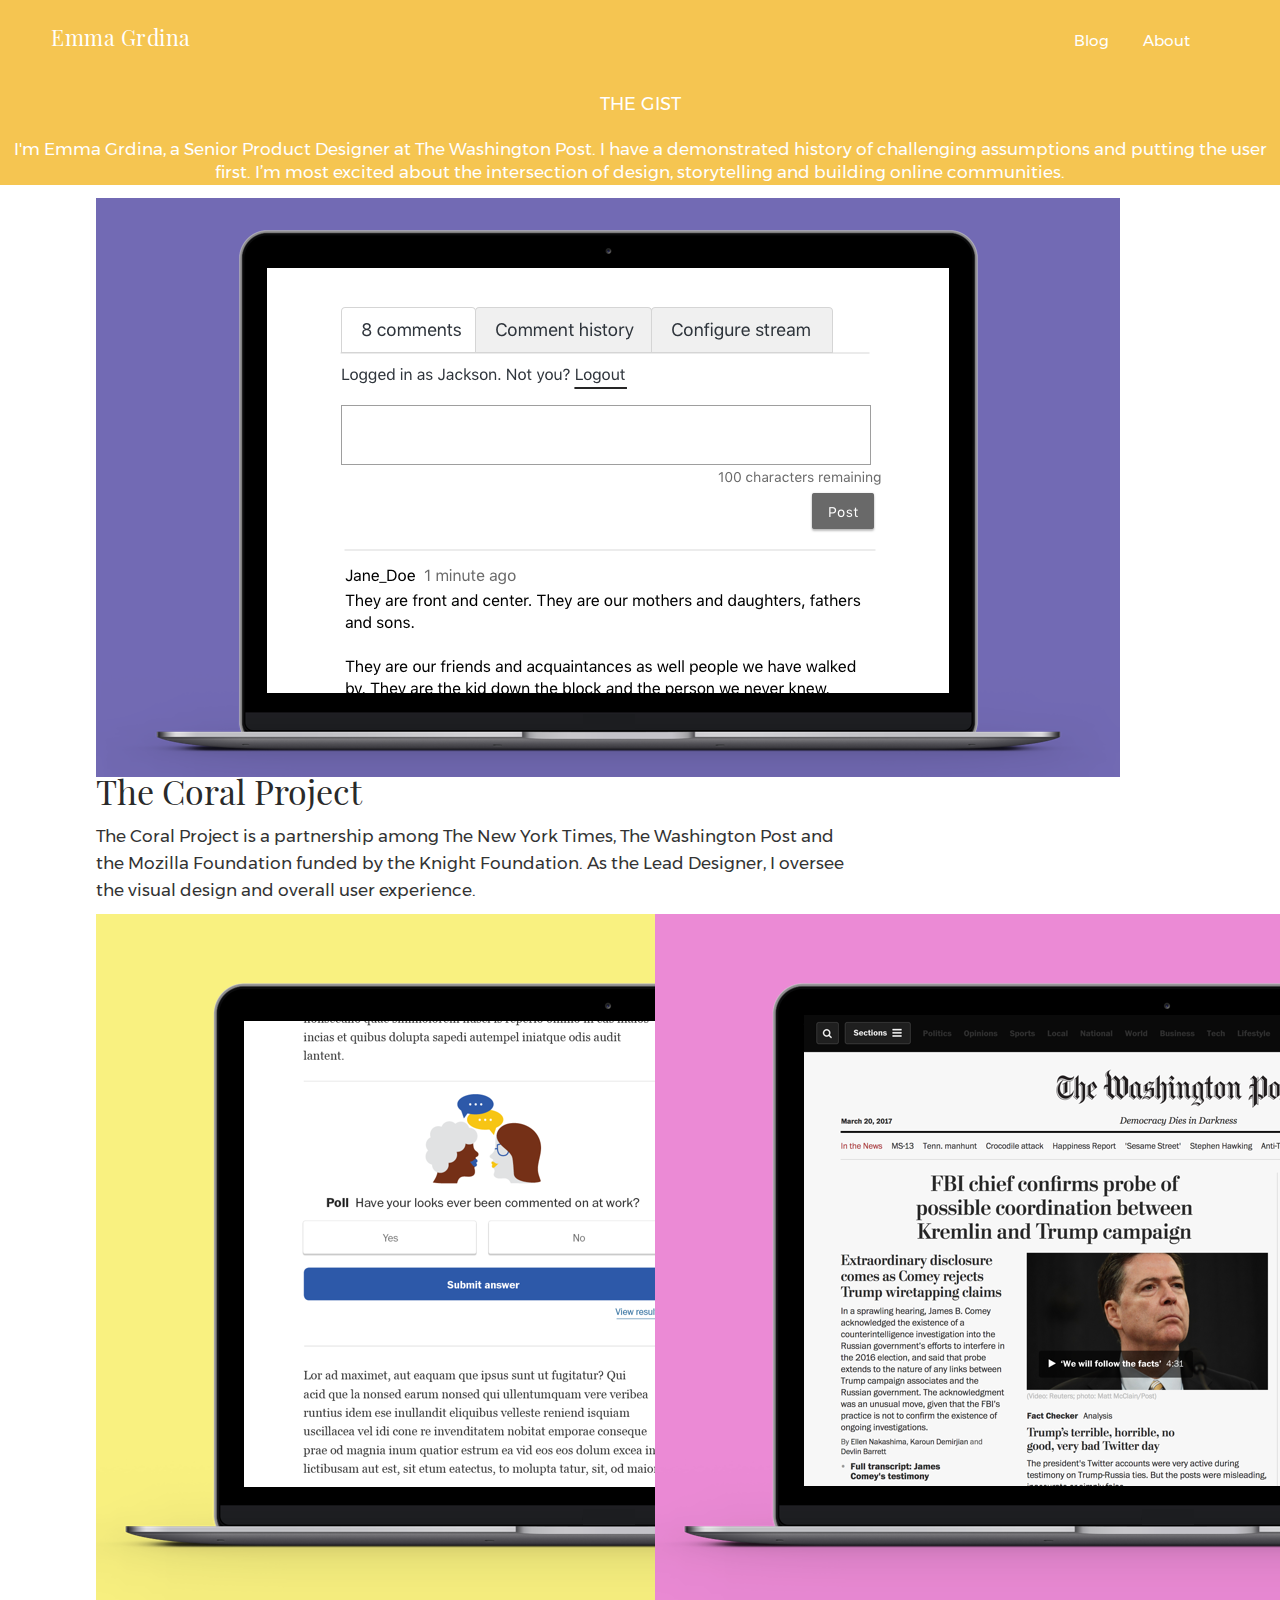
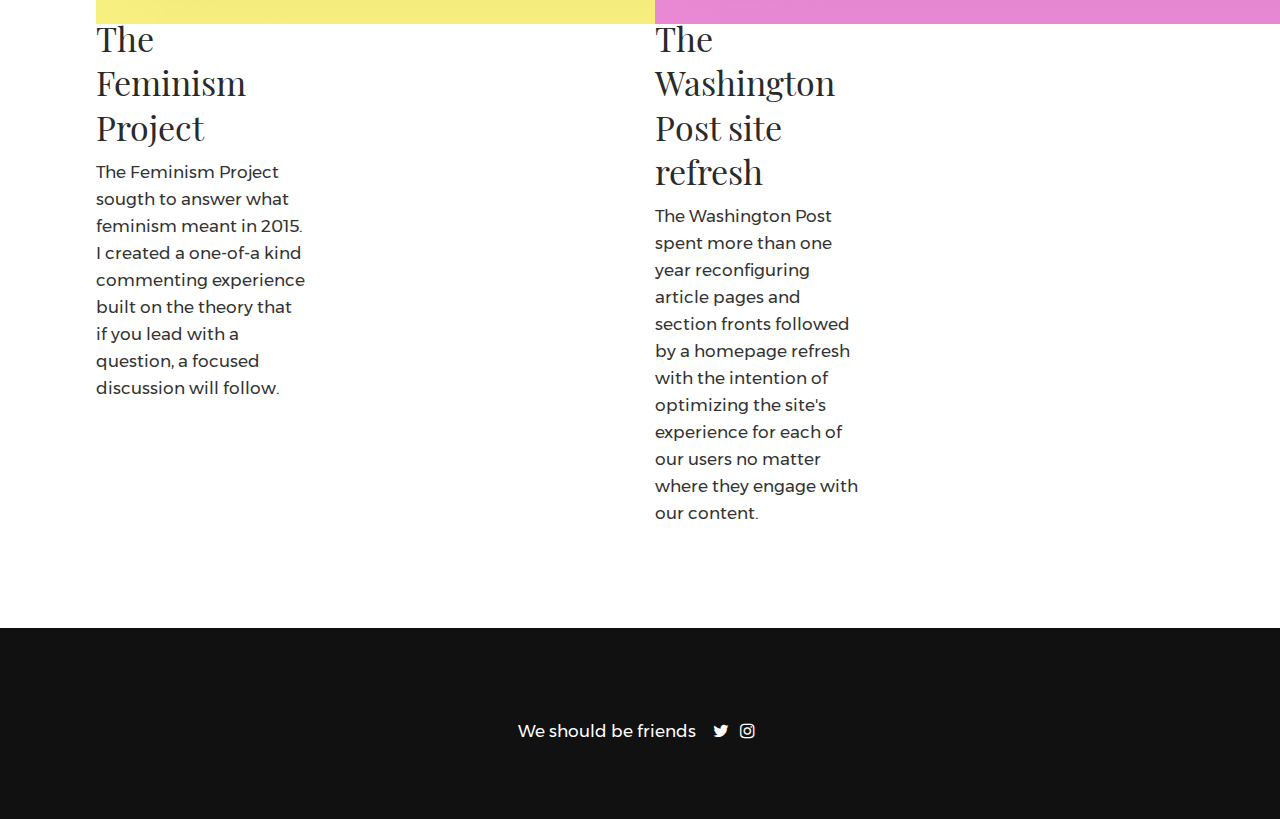
<file: index.html>
<!DOCTYPE html>
<html lang=en class="index">
<head>
    <meta charset=utf-8 />
    <!-- Latest compiled and minified CSS -->
    <link rel="stylesheet" href="https://maxcdn.bootstrapcdn.com/bootstrap/3.3.7/css/bootstrap.min.css" integrity="sha384-BVYiiSIFeK1dGmJRAkycuHAHRg32OmUcww7on3RYdg4Va+PmSTsz/K68vbdEjh4u" crossorigin="anonymous">

    <link rel="stylesheet" href="style.css">
    <link rel="stylesheet" href="font-awesome-4.7.0/css/font-awesome.min.css">
    <link rel="stylesheet" href="https://fonts.googleapis.com/css?family=Karma|Raleway:500">

</head>

<body>
<div class="top-nav"> 
    <div class="logo">
        <h2><a href="index.html">Emma Grdina</a></h2>
    </div>
    <ul class="nav-links"> 
      <li><a target="_blank" href="https://emmagracegrdina.com/">Blog</a></li>
      <li><a href="about.html">About</a></li>
    </ul>
</div>

<div class="tldr">    
    <h5>THE GIST</h5>
        <h4>I'm Emma Grdina, a Senior Product Designer at The Washington Post. I have a demonstrated history of challenging assumptions and putting the user first. I’m most excited about the intersection of design, storytelling and building online communities.</h2>
</div>

<div class="projects">

    <div class="project-wide">
        <img src="images/The-Coral-Project-promo.png" alt="The Coral Project" />
        <div class="project-copy">
            <h3><a href="project.html">The Coral Project</a></h3>
            <p>The Coral Project is a partnership among The New York Times, The Washington Post and the Mozilla Foundation funded by the Knight Foundation. As the Lead Designer, I oversee the visual design and overall user experience.</p>
        </div>
    </div>
    <div class="row clearfix">
        <div class="col-xs-6">
            <div class="project-thin project-thin-2">
                <img src="images/The-Feminism-Project-promo.png" alt="The Feminism Project" />
                <div class="project-copy">
                    <h3>The Feminism Project</h3>
                    <p>The Feminism Project sougth to answer what feminism meant in 2015. I created a one-of-a kind commenting experience built on the theory that if you lead with a question, a focused discussion will follow.</p>
                </div>
            </div>
        </div>
        <div class="col-xs-6">
            <div class="project-thin project-thin-3">
                <img src="images/The-WAPO-Refresh-promo.png" alt="The Washington Post site refresh">
                <div class="project-copy">
                    <h3>The Washington Post site refresh</h3>
                    <p>The Washington Post spent more than one year reconfiguring article pages and section fronts followed by a homepage refresh with the intention of optimizing the site's experience for each of our users no matter where they engage with our content.</p>
                </div>
            </div>
        </div>
    </div>
</div>

<div class="footer-social">
    <h4>We should be friends</h4>
    <ul>    
        <li>
            <a href="http://www.twitter.com/egrdina">
                <i class="fa fa-twitter" aria-hidden="true"></i>
            </a>
        </li>
        <li>
            <a href="http://www.instagram.com/emmagracegrdina">
                <i class="fa fa-instagram" aria-hidden="true"></i>
            </a>
        </li>
    </ul>
</div>

</body>
</html>
</file>
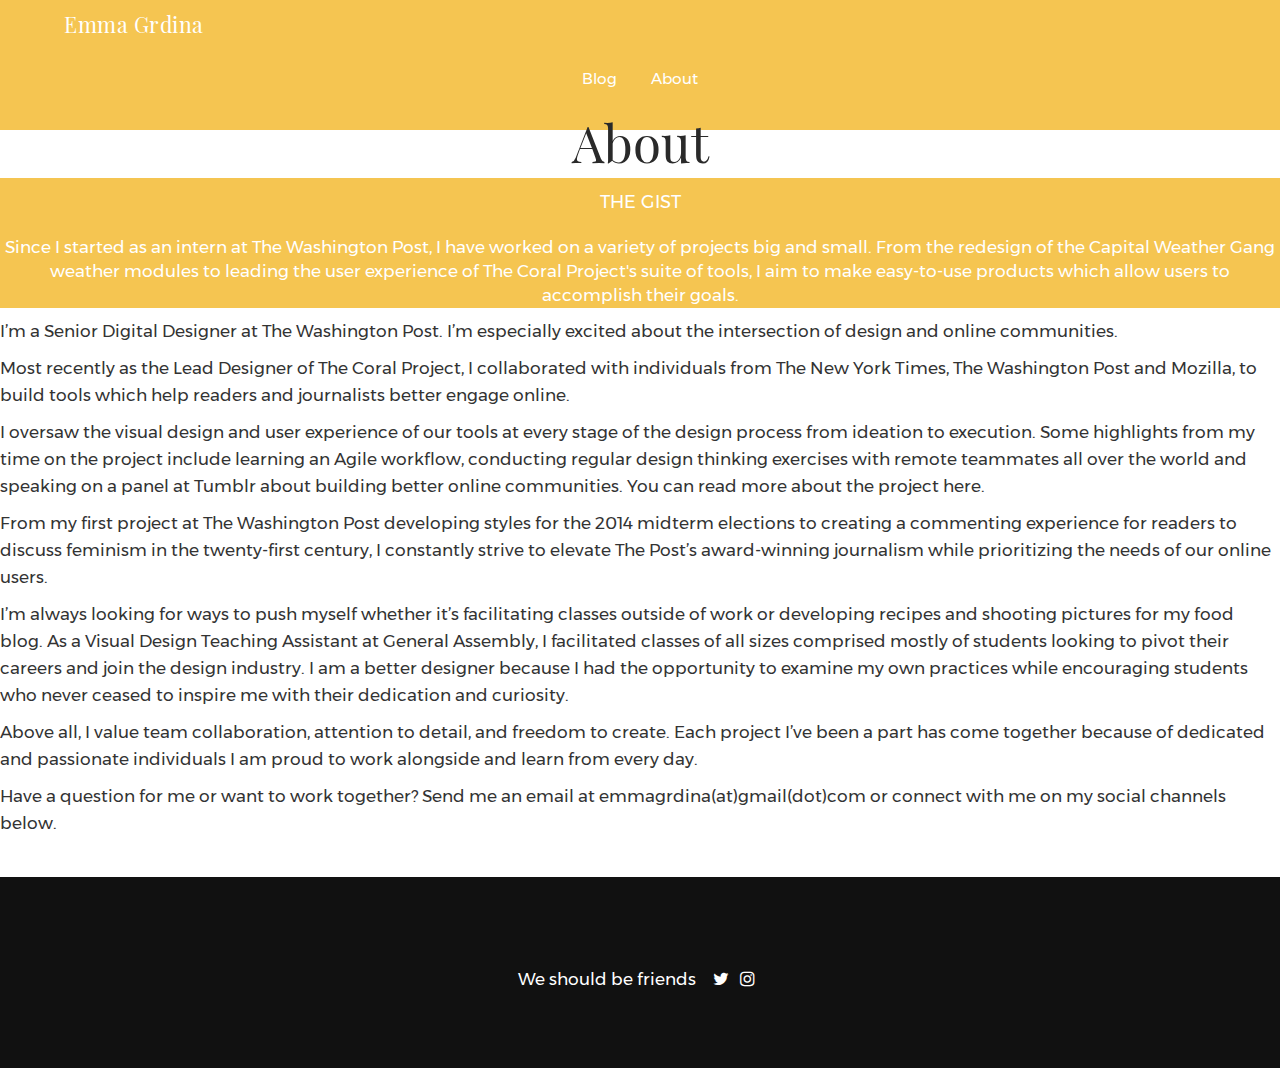
<file: about.html>
<!DOCTYPE html>
<html lang=en class="project-page">
<head>
    <meta charset=utf-8 />
    <!-- Latest compiled and minified CSS -->
    <link rel="stylesheet" href="https://maxcdn.bootstrapcdn.com/bootstrap/3.3.7/css/bootstrap.min.css" integrity="sha384-BVYiiSIFeK1dGmJRAkycuHAHRg32OmUcww7on3RYdg4Va+PmSTsz/K68vbdEjh4u" crossorigin="anonymous">

    <link rel="stylesheet" href="style.css">
    <link rel="stylesheet" href="font-awesome-4.7.0/css/font-awesome.min.css">
    <link rel="stylesheet" href="https://fonts.googleapis.com/css?family=Karma|Raleway:500">

</head>

<body>
<div class="project top-nav">
    <div class="logo">
        <h2><a href="index.html">Emma Grdina</a></h2>
    </div>   
    <ul class="nav-links"> 
      <li><a target="_blank" href="https://emmagracegrdina.com/">Blog</a></li>
      <li><a href="about.html">About</a></li>
    </ul>
</div>

<div class="project-header">
  <h1>About</h1>
</div>

<div class="tldr">
  <h5>THE GIST</h5>
  <h4>Since I started as an intern at The Washington Post, I have worked on a variety of projects big and small. From the redesign of the Capital Weather Gang weather modules to leading the user experience of The Coral Project's suite of tools, I aim to make easy-to-use products which allow users to accomplish their goals.</h4>
</div>

<div class="project-body">
  <p class="drop-cap Coral">I’m a Senior Digital Designer at The Washington Post. I’m especially excited about the intersection of design and online communities.</p> 

  <p>Most recently as the Lead Designer of The Coral Project, I collaborated with individuals from The New York Times, The Washington Post and Mozilla, to build tools which help readers and journalists better engage online.</p>

  <p>I oversaw the visual design and user experience of our tools at every stage of the design process from ideation to execution. Some highlights from my time on the project include learning an Agile workflow, conducting regular design thinking exercises with remote teammates all over the world and speaking on a panel at Tumblr about building better online communities. You can read more about the project here.</p> 

  <p>From my first project at The Washington Post developing styles for the 2014 midterm elections to creating a commenting experience for readers to discuss feminism in the twenty-first century, I constantly strive to elevate The Post’s award-winning journalism while prioritizing the needs of our online users.</p>

  <p>I’m always looking for ways to push myself whether it’s facilitating classes outside of work or developing recipes and shooting pictures for my food blog. As a Visual Design Teaching Assistant at General Assembly, I facilitated classes of all sizes comprised mostly of students looking to pivot their careers and join the design industry. I am a better designer because I had the opportunity to examine my own practices while encouraging students who never ceased to inspire me with their dedication and curiosity.</p> 

  <p>Above all, I value team collaboration, attention to detail, and freedom to create. Each project I’ve been a part has come together because of dedicated and passionate individuals I am proud to work alongside and learn from every day.</p> 

  <p>Have a question for me or want to work together? Send me an email at emmagrdina(at)gmail(dot)com or connect with me on my social channels below.</p>

</div>

<div class="footer-social">
    <h4>We should be friends</h4>
    <ul>    
        <li>
            <a href="http://www.twitter.com/egrdina">
                <i class="fa fa-twitter" aria-hidden="true"></i>
            </a>
        </li>
        <li>
            <a href="http://www.instagram.com/emmagracegrdina">
                <i class="fa fa-instagram" aria-hidden="true"></i>
            </a>
        </li>
    </ul>
</div>

</body>
</html>
</file>
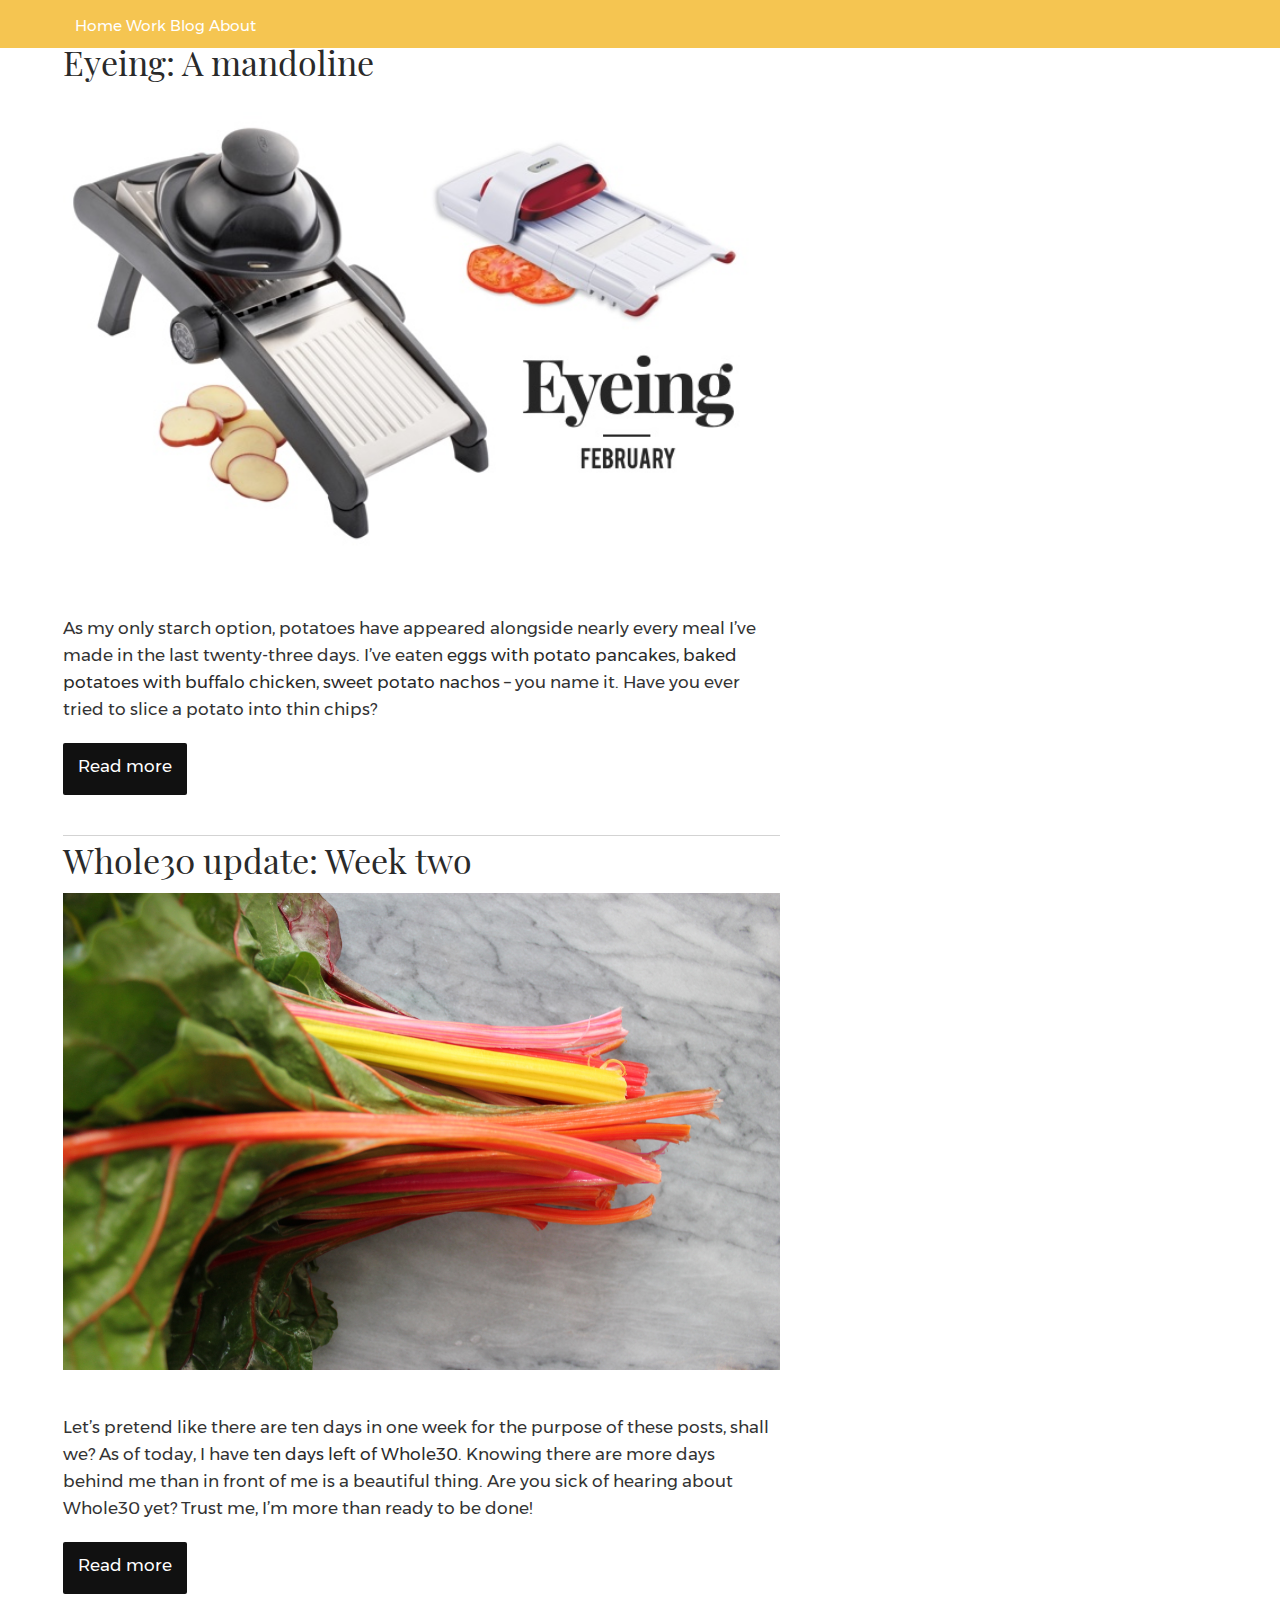
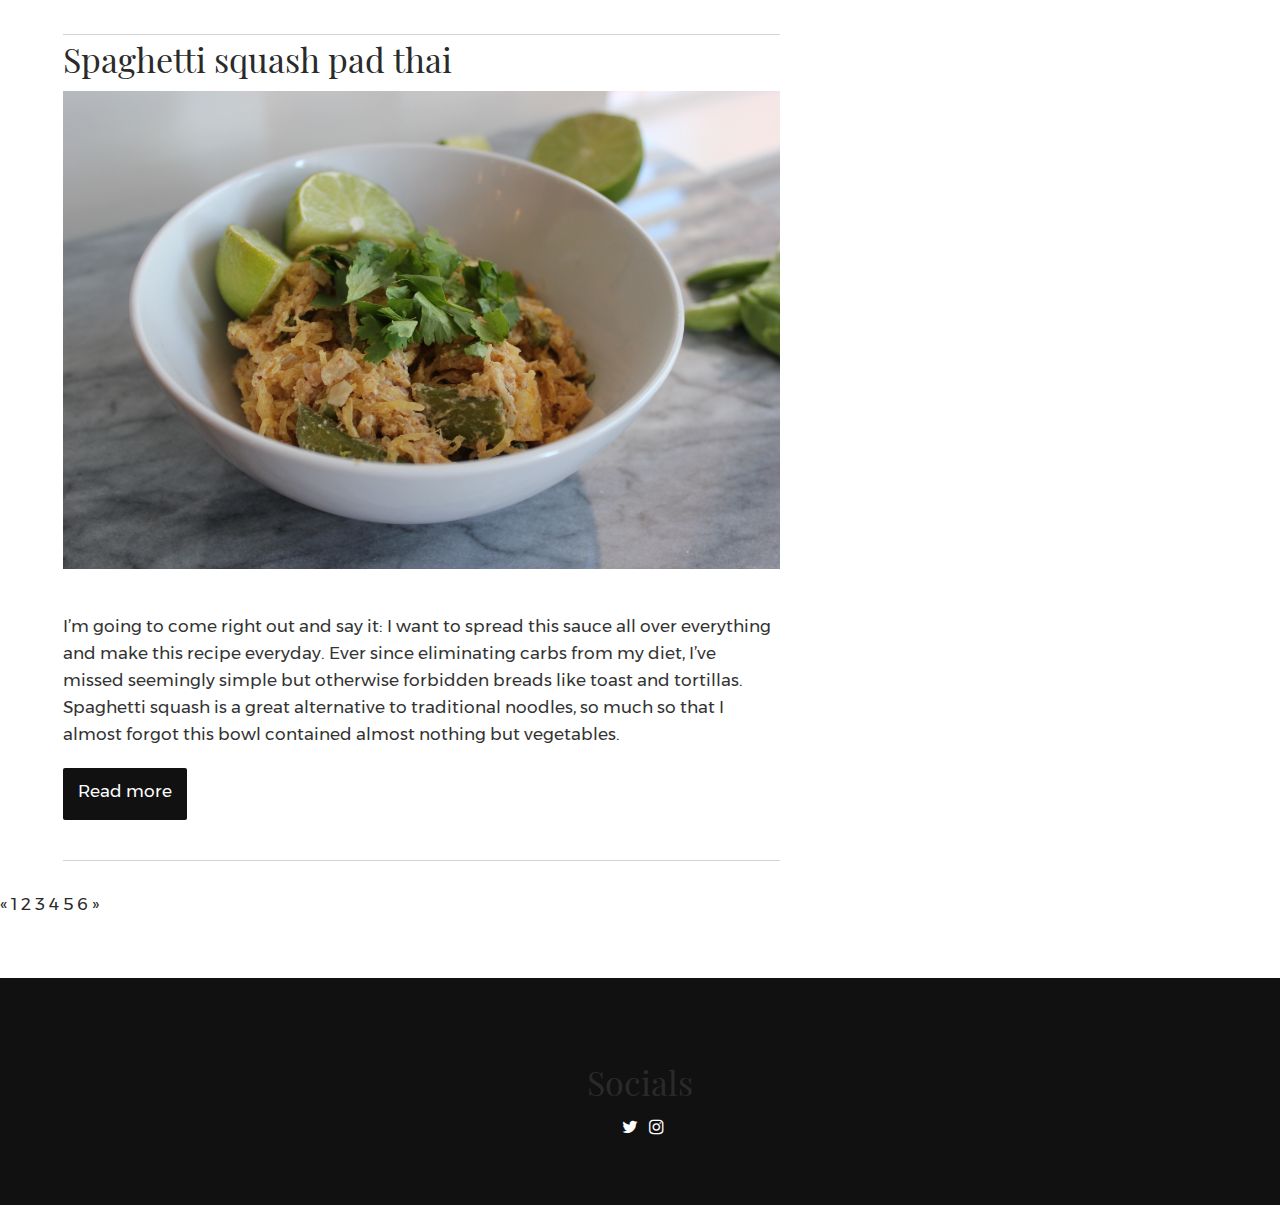
<file: blog.html>
<!DOCTYPE html>
<html lang=en>
<head>
    <meta charset=utf-8 />
    <!-- Latest compiled and minified CSS -->
    <link rel="stylesheet" href="https://maxcdn.bootstrapcdn.com/bootstrap/3.3.7/css/bootstrap.min.css" integrity="sha384-BVYiiSIFeK1dGmJRAkycuHAHRg32OmUcww7on3RYdg4Va+PmSTsz/K68vbdEjh4u" crossorigin="anonymous">

    <link rel="stylesheet" href="style.css">
    <link rel="stylesheet" href="font-awesome-4.7.0/css/font-awesome.min.css">

</head>

<body>
<div class="top-nav">   
    <ul> 
      <li><a href="index.html">Home</a></li>
      <li><a href="/work/">Work</a></li>
      <li><a href="blog.html">Blog</a></li>
      <li><a href="/about/">About</a></li>
    </ul>
</div>

<div class="row">
    <div class="col-md-8">
        <div class="articles">  
            <div class="post-teaser"> 
                <h3 class="post-title"><a href="https://emmagracegrdina.com/2017/02/17/eyeing-a-mandoline/" title="Permalink to Eyeing: A mandoline" rel="bookmark">Eyeing: A mandoline</a>
                </h3>
                <img src="images/Eyeing-February.jpg" />       
                    <div class="entry-date">
                        <h4>February 17, 2017</h4>
                    </div>  
                <p>As my only starch option, potatoes&nbsp;have appeared alongside nearly every meal I’ve made&nbsp;in the last twenty-three days. I’ve eaten&nbsp;<a href="https://www.pinterest.com/pin/115404809180386100/">eggs with potato pancakes</a>, <a href="https://www.pinterest.com/pin/115404809180386380/">baked potatoes with buffalo chicken</a>, <a href="https://www.pinterest.com/pin/302585668686302266/">sweet potato nachos</a> – you name it.&nbsp;Have you ever tried to slice a potato into thin chips?
                </p> 
            </div>
            <div class="button">
                <p>Read more</p>
            </div>
        </div>    
    </div>
</div>


<div class="row">
    <div class="col-md-8">
        <div class="articles">
            <div class="post-teaser">    
                <h3 class="post-title">Whole30 update: Week&nbsp;two</h3>
                <img src="images/swiss-chard.jpg" />       
                    <div class="entry-date">
                        <h4>February 13, 2017</h4>
                    </div>
                <p>Let&#8217;s pretend like there are ten days in one week for the purpose of these posts, shall we? As of today, I have <a href="https://emmagracegrdina.com/2017/01/27/whole30-round-two/">ten days left of Whole30</a>.&nbsp;Knowing there are more days behind me than in front of me is a beautiful thing. Are you sick of hearing about Whole30&nbsp;yet? Trust me, I&#8217;m more than ready to be done!</p>
            </div>
            <div class="button">
                <p>Read more</p>
            </div>
        </div>
    </div>
</div>

<div class="row">
    <div class="col-md-8">
        <div class="articles">
            <div class="post-teaser">    
                <h3 class="post-title">Spaghetti squash pad thai</h3>
                <img src="images/spaghetti squash pad thai.jpg" />       
                    <div class="entry-date">
                        <h4>February 10, 2017</h4>
                    </div>
                <p>I’m going to come right out and say it: I want to spread this sauce all over everything and make this recipe everyday. Ever since eliminating carbs from my diet, I’ve missed seemingly simple but otherwise forbidden breads like toast and tortillas. Spaghetti squash is a great alternative to traditional noodles, so much so that I almost forgot this bowl contained almost nothing but vegetables.</p>
            </div>
            <div class="button">
                <p>Read more</p>
            </div>
        </div>
    </div>
</div>

<div class="pagination">
  <a href="#">&laquo;</a>
  <a class="active" href="#">1</a>
  <a href="#">2</a>
  <a href="#">3</a>
  <a href="#">4</a>
  <a href="#">5</a>
  <a href="#">6</a>
  <a href="#">&raquo;</a>
</div>

<div class="footer-social">
    <h3>Socials</h3>
    <ul>    
        <li>
            <a href="http://www.twitter.com/egrdina">
                <i class="fa fa-twitter" aria-hidden="true"></i>
            </a>
        </li>
        <li>
            <a href="http://www.instagram.com/emmagracegrdina">
                <i class="fa fa-instagram" aria-hidden="true"></i>
            </a>
        </li>
    </ul>
</div>

</body>
</html>
</file>
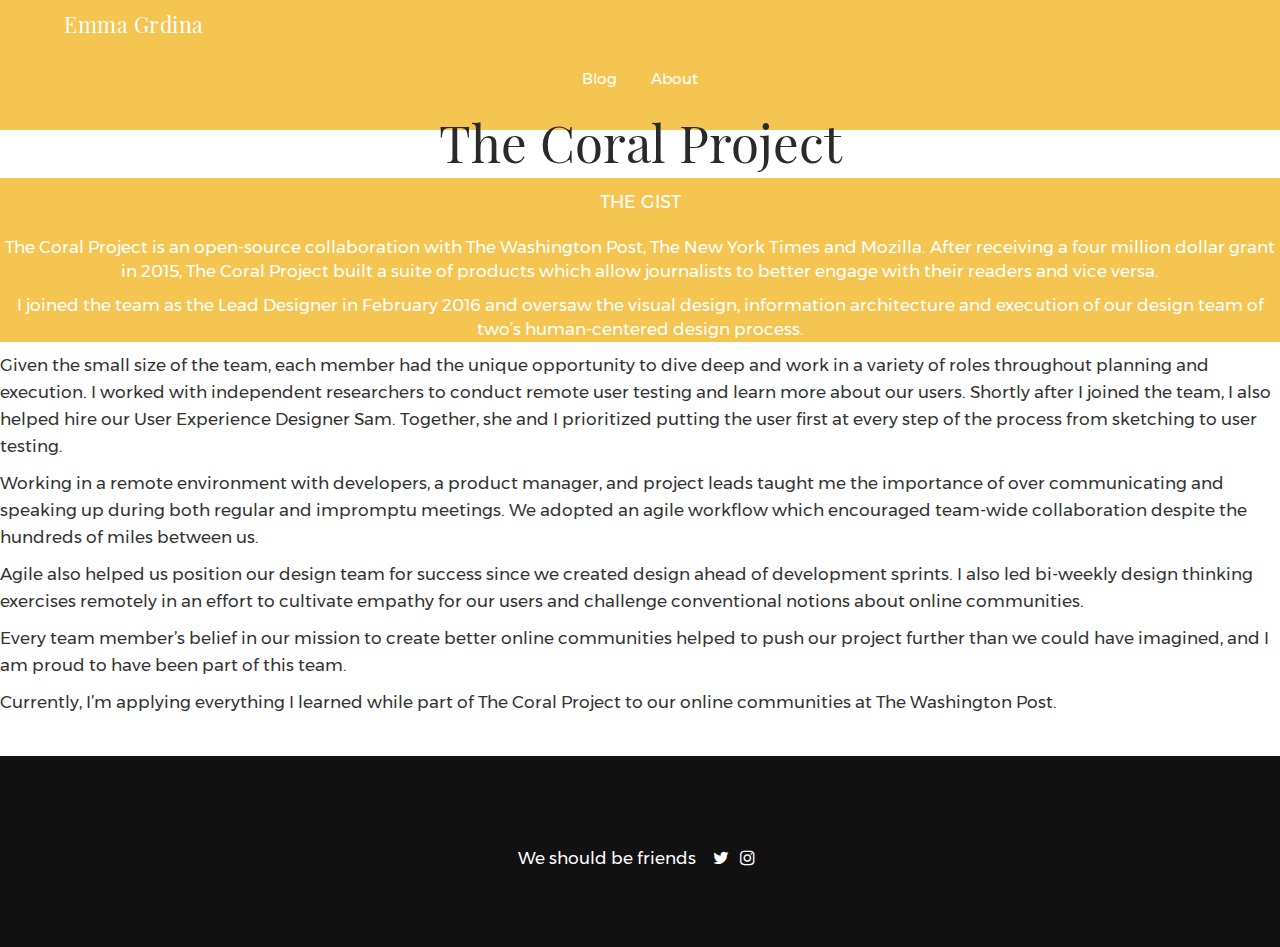
<file: project.html>
<!DOCTYPE html>
<html lang=en class="project-page">
<head>
    <meta charset=utf-8 />
    <!-- Latest compiled and minified CSS -->
    <link rel="stylesheet" href="https://maxcdn.bootstrapcdn.com/bootstrap/3.3.7/css/bootstrap.min.css" integrity="sha384-BVYiiSIFeK1dGmJRAkycuHAHRg32OmUcww7on3RYdg4Va+PmSTsz/K68vbdEjh4u" crossorigin="anonymous">

    <link rel="stylesheet" href="style.css">
    <link rel="stylesheet" href="font-awesome-4.7.0/css/font-awesome.min.css">
    <link rel="stylesheet" href="https://fonts.googleapis.com/css?family=Karma|Raleway:500">

</head>

<body>
<div class="project top-nav">
    <div class="logo">
        <h2><a href="index.html">Emma Grdina</a></h2>
    </div>   
    <ul class="nav-links"> 
      <li><a target="_blank" href="https://emmagracegrdina.com/">Blog</a></li>
      <li><a href="about.html">About</a></li>
    </ul>
</div>

<div class="project-header">
  <h1>The Coral Project</h1>
</div>

<div class="tldr">
  <h5>THE GIST</h5>
  <h4>The Coral Project is an open-source collaboration with The Washington Post, The New York Times and Mozilla. After receiving a four million dollar grant in 2015, The Coral Project built a suite of products which allow journalists to better engage with their readers and vice versa.</h4>

  <h4>I joined the team as the Lead Designer in February 2016 and oversaw the visual design, information architecture and execution of our design team of two’s human-centered design process.</h4>
</div>

<div class="project-body">
  <p class="drop-cap Coral">Given the small size of the team, each member had the unique opportunity to dive deep and work in a variety of roles throughout planning and execution. I worked with independent researchers to conduct remote user testing and learn more about our users. Shortly after I joined the team, I also helped hire our User Experience Designer Sam. Together, she and I prioritized putting the user first at every step of the process from sketching to user testing.</p> 

  <p>Working in a remote environment with developers, a product manager, and project leads taught me the importance of over communicating and speaking up during both regular and impromptu meetings. We adopted an agile workflow which encouraged team-wide collaboration despite the hundreds of miles between us.</p> 

  <p>Agile also helped us position our design team for success since we created design ahead of development sprints. I also led bi-weekly design thinking exercises remotely in an effort to cultivate empathy for our users and challenge conventional notions about online communities.</p> 

  <p>Every team member’s belief in our mission to create better online communities helped to push our project further than we could have imagined, and I am proud to have been part of this team.</p>

  <p>Currently, I’m applying everything I learned while part of The Coral Project to our online communities at The Washington Post.</p>  

</div>

<div class="footer-social">
    <h4>We should be friends</h4>
    <ul>    
        <li>
            <a href="http://www.twitter.com/egrdina">
                <i class="fa fa-twitter" aria-hidden="true"></i>
            </a>
        </li>
        <li>
            <a href="http://www.instagram.com/emmagracegrdina">
                <i class="fa fa-instagram" aria-hidden="true"></i>
            </a>
        </li>
    </ul>
</div>

</body>
</html>
</file>
<file: style.css>
/*
Theme Name: Biscuit
Author: Emma Grdina
Description: Theme for my personal portfolio
Version: 1.0.5
License: MIT
*/

/** This is the CSS for my personal portfolio **/

img.alignright {float:right; margin:0 0 1em 1em}
img.alignleft {float:left; margin:0 1em 1em 0}
img.aligncenter {display: block; margin-left: auto; margin-right: auto}
a img.alignright {float:right; margin:0 0 1em 1em}
a img.alignleft {float:left; margin:0 1em 1em 0}
a img.aligncenter {display: block; margin-left: auto; margin-right: auto}


@font-face {
    font-family: PlayfairDisplay-Regular;
    src: url("Playfair_Display/PlayfairDisplay-Regular.ttf");
}

@font-face {
    font-family: PlayfairDisplay-Bold;
    src: url("Playfair_Display/PlayfairDisplay-Bold.ttf");
}

@font-face {
    font-family: Montserrat-Bold;
    src: url("Montserrat/Montserrat-Bold.ttf");
}

@font-face {
    font-family: Montserrat-Semibold;
    src: url("Montserrat/Montserrat-Semibold.ttf");
}

@font-face {
    font-family: Montserrat-Regular;
    src: url("Montserrat/Montserrat-Regular.ttf");
}

@font-face {
    font-family: Montserrat-Light;
    src: url("Montserrat/Montserrat-Light.ttf");
}

body {
    font-family: Montserrat-Regular;
    font-size: 17px;
    line-height: 27px;
    background-color: #fff;
}

h1 {
    font-family: "PlayfairDisplay-Regular", Georgia, serif;
    font-size: 3em;
    text-align: center;
    color:#ffffff;
    line-height: 1em;
    margin-top: -1%;
}

h2 {
    font-family: "PlayfairDisplay-Regular", Georgia, serif;
    font-size: 1.7em;
    text-align: left;
    color:#ffffff;
    margin: 0px; 
}

h3 {
    font-family: "PlayfairDisplay-Regular", Georgia, serif;
    font-size: 2em;
    color:#2a2a2a;
    line-height: 1.3em;
    margin-top: -8px;
}

h4 {
    font-family: Montserrat-Regular;
    font-size: 1em;
    color:#fff;
    line-height: 1.4em;
    -webkit-font-smoothing: antialiased;
}

h5 {
    font-family: Montserrat-Regular;
    font-size: 18px;
    line-height: 28px;
}

a {
    color: #2a2a2a;
}

a:hover {
    color: #667570;
    text-decoration: none;
}

h3 a {
    color: #2a2a2a;
}

strong {
    font-family: "Montserrat-Bold"; Arial, sans-serif;
}

.top-nav {
    font-family: Montserrat-Regular;
    background-color: #F5C551;
    font-size: 0.9em;
    justify-content: space-between;
    align-items: baseline;
    text-align: center;
    width: 100%;
    padding: 0 4%;
    display: flex;
}

.home .top-nav {
    display: block;
}

.top-nav a {
    color: #fff;
}

.logo {
    border-bottom: 2px solid #F5C551;
}

.logo h2 {
    font-size: 1.4em;
    letter-spacing: 0.5px;
}

#Work {
    padding-top: 40px;
}

.post:not(.has-post-thumbnail) {
    margin-top: 5%;
}

.toggle-nav {
    display: none !important;
}

.tldr {
    background-color: #F5C551;
    color: #ffffff;
    text-align: center;
}

.tldr h1 {
    font-size: 4em;
}

.single-jetpack-portfolio .tldr {
    background-color: #2a2a2a;
    color: #ffffff;
    padding: 3% 6% 6%;
    margin:-1em 10em;
}

.home .tldr {
    padding: 15%;
    margin-bottom: 9%;
}

.tldr h5 {
    display: inline-block;
    padding: 0 16%;
}

.tldr h4 {
    color: #ffffff;
}

.content h2 {
    margin-bottom: 1em;
}

.content h2 a {
    text-decoration: none;
}

.top-section p {
    font-family: "PlayfairDisplay-Regular", Georgia, serif;
    font-size: 2em;
    line-height: 1.3em;
    letter-spacing: 0.01em;
    color: #fff;
    text-align: center;
    padding: 0 3em;
}

.top-section {
    background-color: #191919;
    padding: 11em;
    margin-bottom: 6%;
}

.middle-section h1 {
    font-family: "Montserrat-Bold"; Arial, sans-serif;
    font-size: 18px;
    color: #2a2a2a;
    padding-bottom: 1%;
}

.middle-section p { 
    font-family: "PlayfairDisplay-Regular", Georgia, serif;
    font-size: 2em;
    line-height: 1.8em;
    color: #2a2a2a;
}

.middle-section {
    background-color: #D0DCD8;
    padding: 7% 9%;
    text-align: center;
    margin-bottom: 4em;
}

.faq h1 {
    color: #2a2a2a;
    margin-top: 1em;
    font-family: "Montserrat-Bold"; Arial, sans-serif;
    font-size: 18px;
}

.faq .content {
    padding: 0 5% 5%;
}

.content {
    background-color: #ffffff;
    margin: 0 13em;
    padding: 3% 5%;
}

.content a {
    text-decoration: underline;
}

.content img {
    width: 100%;
    max-width: 100%;
    height: 100%;
    max-height: 100%;
}

.moretext {
    display: inline-block;
    border: 1px solid #667570;
    border-radius: 2px;
    padding: 13px;
    margin-top: 12px;
}

a .moretext {
    color: #667570;
}

.moretext:hover {
    display: inline-block;
    background-color: #667570
}

a .moretext:hover {
    color: #fff;
}

.portfoliomore-link {
    color: #667570;
    text-decoration: underline;
}

.portfoliomore-link:hover {
    color: #404946;
    text-decoration: underline;
}

.next-posts {
    width: 100%;
    text-align: center;
    padding-bottom: 3%;
}

.next-posts a {
    font-family: Montserrat-Regular;
    color: #fff;
    max-width: 300px;
    width: 100%;
    display: inline-block;
    background-color: #667570;
    border-radius: 2px;
    padding: 13px;
}

.next-posts a:hover {
    background-color: #778882;
}

.top-nav ul {
    list-style: none;
    padding: 1% 2%;
    margin-bottom: -3px;
}

.top-nav li {
    display: inline-block;
}

.nav-links-mobile {
    display: none;
}
.nav-links a {
    display: block;
    padding: 15px;
    color: #fff;
}

.nav-links a {
    border-bottom: 2px solid #F5C551;
}
.nav-links a:hover {
    border-bottom: 2px solid #ffffff;
}

.intro-header{
    background-color: #2a2a2a;
    padding: 8%;
}

.projects {
    max-width: 85%;
    margin: 1% auto 0 auto;
    padding-bottom: 3em;
}

.project {
    width: 100%;
    padding: 1% 5%;
    display: inline-block;
}

.project img {
    width: 100%;
    max-width: 300px;
    display: inline-block;
    vertical-align: middle;
    padding: 20px;
}

.main img {
    margin-bottom: 5%;
    width: 100%;
}

.project-header h1 {
    color: #2a2a2a;
    text-align: center;
    margin-left: 1em;
    margin-right: 1em;
}

.project-copy {
    display: inline-block;
    width: calc(100% - 320px);
    vertical-align: middle;
}

.articles {
    max-width:85%;
    margin: 0 auto 10px auto;
    border-bottom: 1px solid #d3d3d3;
}

.post-teaser a {
    color: #2a2a2a;
    list-style: none;
    margin:0 0 0 0;
    padding:0;
}

.post-teaser a:hover {
    color: #ffc0cb;
}

.post-teaser img {
    display: block;
    width: 100%;
}

.button {
    background-color: #111;
    border: none;
    color: white;
    border-radius: 2px;
    padding: 10px 15px 5px 15px;
    text-align: center;
    text-decoration: none;
    display: inline-block;
    margin: 10px 0 40px 0;
    -webkit-font-smoothing: antialiased;
}

.footer-social {
    background-color: #111;
    padding: 7% 4% 5% 4%;
    text-align: center;
    margin-top: 40px;
}

.footer-social h4 {
    display: inline-block;
    color: #fff;
    margin: 0 0 1% 0;
}

.footer-social ul {
    display: inline-block;
    margin: 0 0 0 -1.6em;
}

.footer-social li, 
i {
    color: #fff;
    display: inline-block;
    font-size: 1em;
    margin: 0 0.2em 0 0;
}

i:hover {
    color: #667570;
}

.question {
    font-family: Montserrat-Bold;
    font-size: 1em;
    padding-top: 5%;
}

.first {
    padding-top: 1%;
}

.values {
    margin-bottom: 3em;
}

.values h1 {
    font-family: Montserrat-Bold, Arial, sans-serif;
    font-size: 18px;
    color: #2a2a2a;
}

.value-header {
    font-family: Montserrat-Bold, Arial, sans-serif;
    margin-bottom: 2px;
}

.items {
	display: inline-block;
	text-align: left;
    padding-top: 26px;
}

.items i {
    color:#262626;
    display: inline-block;
    font-size: 1.5em;
    margin: 0.2em 1.2em 0 0;
    width: 6%;
    vertical-align: top;
}

.values ul {
    display: inline-block;
    padding-left: 0;
}

.value-text {
    display: inline-block;
    width: 85%;
}

.me {
    padding: 5%;
}

.me p {
	text-align: center;
	font-family: Montserrat-bold, sans-serif;
}

.me img { 
    width: 110px;
    display: block;
    margin: auto;
    padding-bottom: 1%;
}

#mc_embed_signup {
    background:#fff; 
    clear:left; 
    font-size:16px;
    font-family: Montserrat-bold, sans-serif; 
    text-align: center;
}

label {
    display: block;
}

.form-buttons {
    display: inline-block;
    width: 100%;
}

input {
    padding: 10px;
}

.email {
    font-family: Montserrat-Regular, sans-serif;  
}

.clear {
    display: inline-block;
}

.mc {
    padding: 12px 20px;
}

.mc:hover {
    background-color: #667570;
    transition: 0.5s ease-out;
}


@media (max-width: 1024px) {
    .top-section {
        padding: 6em;
    }

    .content {
        margin: 0 4em;
    }

    .projects {
        max-width: 82%;
    }

    .project {
        display: block;
    }

    .project img {
        max-width: 100%;
        padding: 0;
        padding-bottom: 14px;
    }

    .project-copy {
        width: 100%;
        margin-bottom: 40px;
    }
}


@media (max-width: 768px) {
    .top-nav {
        text-align: left;
        justify-content: flex-start;
    }

    .nav-links a:hover {
        border-bottom: 2px solid transparent;
        text-decoration: none;
    }

    .home .tldr {
        padding: 0 8% 10% 8%;
        margin-bottom: 10%;
    }

    .tldr h5 {
        padding: 0 5%;
    }

    h1 {
        font-size: 2em;
    }

    .content {
        margin: 0;
    }

    .values {
        margin: 3em 0;
    }

    .top-section {
        padding: 12% 1%;
    }

    .middle-section {
        padding: 10% 0;
    }

    .project-header h1 {
        font-size: 2em;
        margin-bottom: 3%;
    }

    .top-nav ul {
        margin-bottom: 0;
        width: 60px;
        padding: 1% 0;
    }

    .home .top-nav {
        margin-bottom: -1px;
    }

    .toggle-nav {
        padding: 15px;
        margin: 15px;
        display: inline-block !important;
        color: #fff;
        transition: color linear 0.15s;
    }

    .nav-links {
        display: inline-block;
        position: relative;
        background: #F5C551;
    }

    .nav-links-desktop {
        display: none;
    }

    .nav-links li {
        display: none;
        position: static;
        top: 80%;
        left: 0px;
        padding-left: 15px;
        background: #F5C551;
        width: 200px;
    }

    .footer-social {
        padding: 12% 4% 8% 4%;
    }
}

@media (max-width: 600px) {
    h3 {
        margin-top: 2px;
    }

    h5 {
        line-height: 1.5em;
        margin-right: 3%;
    }

    .projects {
        max-width: 95%;
    }

    .top-section {
        padding: 3em .5em;
        margin-bottom: 8%;
    }

    .top-section p {
        font-size: 1.1em;
        line-height: 1.5em;
    }

    .middle-section {
        padding: 4em;
        margin-top: 8%; 
    }

    .middle-section p {
        font-family: "PlayfairDisplay-Regular", Georgia, serif;
        font-size: 2em;
    }

    .faq h1 {
        font-size: 18px;
    }

    .faq h3 {
        font-size: 1.5em;
    }

    .content {
        padding: 0 5%;
    }

    #one {
        display: block;
        width: 100%;
    }

    #two {
        display: block;
        width: 100%;
    }

    #three {
        display: block;
        width: 100%;
    }

    .blog .top-nav {
        margin-bottom: 5%;
    }

}

@media (max-width: 420px) {
    .logo h2 {
        font-size: 1.1em;
    }

    .nav-links a {
        display: block;
        padding: 10px;
    }

    .home .tldr {
        padding: 0 10% 10%; 
    }

    h1 {
        font-size: 2em;
        line-height: 1.1em;
        margin: 0% 0 2%;
    }

    .tldr h1 {
        font-size: 3em;
    }

    h4 {
        font-family: Montserrat-Regular;
        font-size: 1em;
        line-height: 1.3em;
    }
    .content {
        padding-top: 0;
    }

    .project-copy h3 {
        font-size: 1.5em;
    }

    .project-header h1 {
        font-size: 2em;
    }

    .top-sectin h1 {
        font-size: 1.5em;
    }

    .middle-section {
        padding: 3em;
        margin-bottom: 3em;
    }

    .middle-section p {
        font-family: "PlayfairDisplay-Regular", Georgia, serif;
        font-size: 1.5em;
        line-height: 1.5em;
    }

    .content h3 {
        padding-top: 1%
    }

    .items {
        padding-top: 12px;
    }

    .value-text {
        width: 100%;
    }

    .items i {
        margin: 0.2em 1.2em 0.5em 0;
    }

    .footer-social {
        padding: 10%;
    }

    .footer-social ul {
        padding-bottom: 5%
    }
}
</file>
